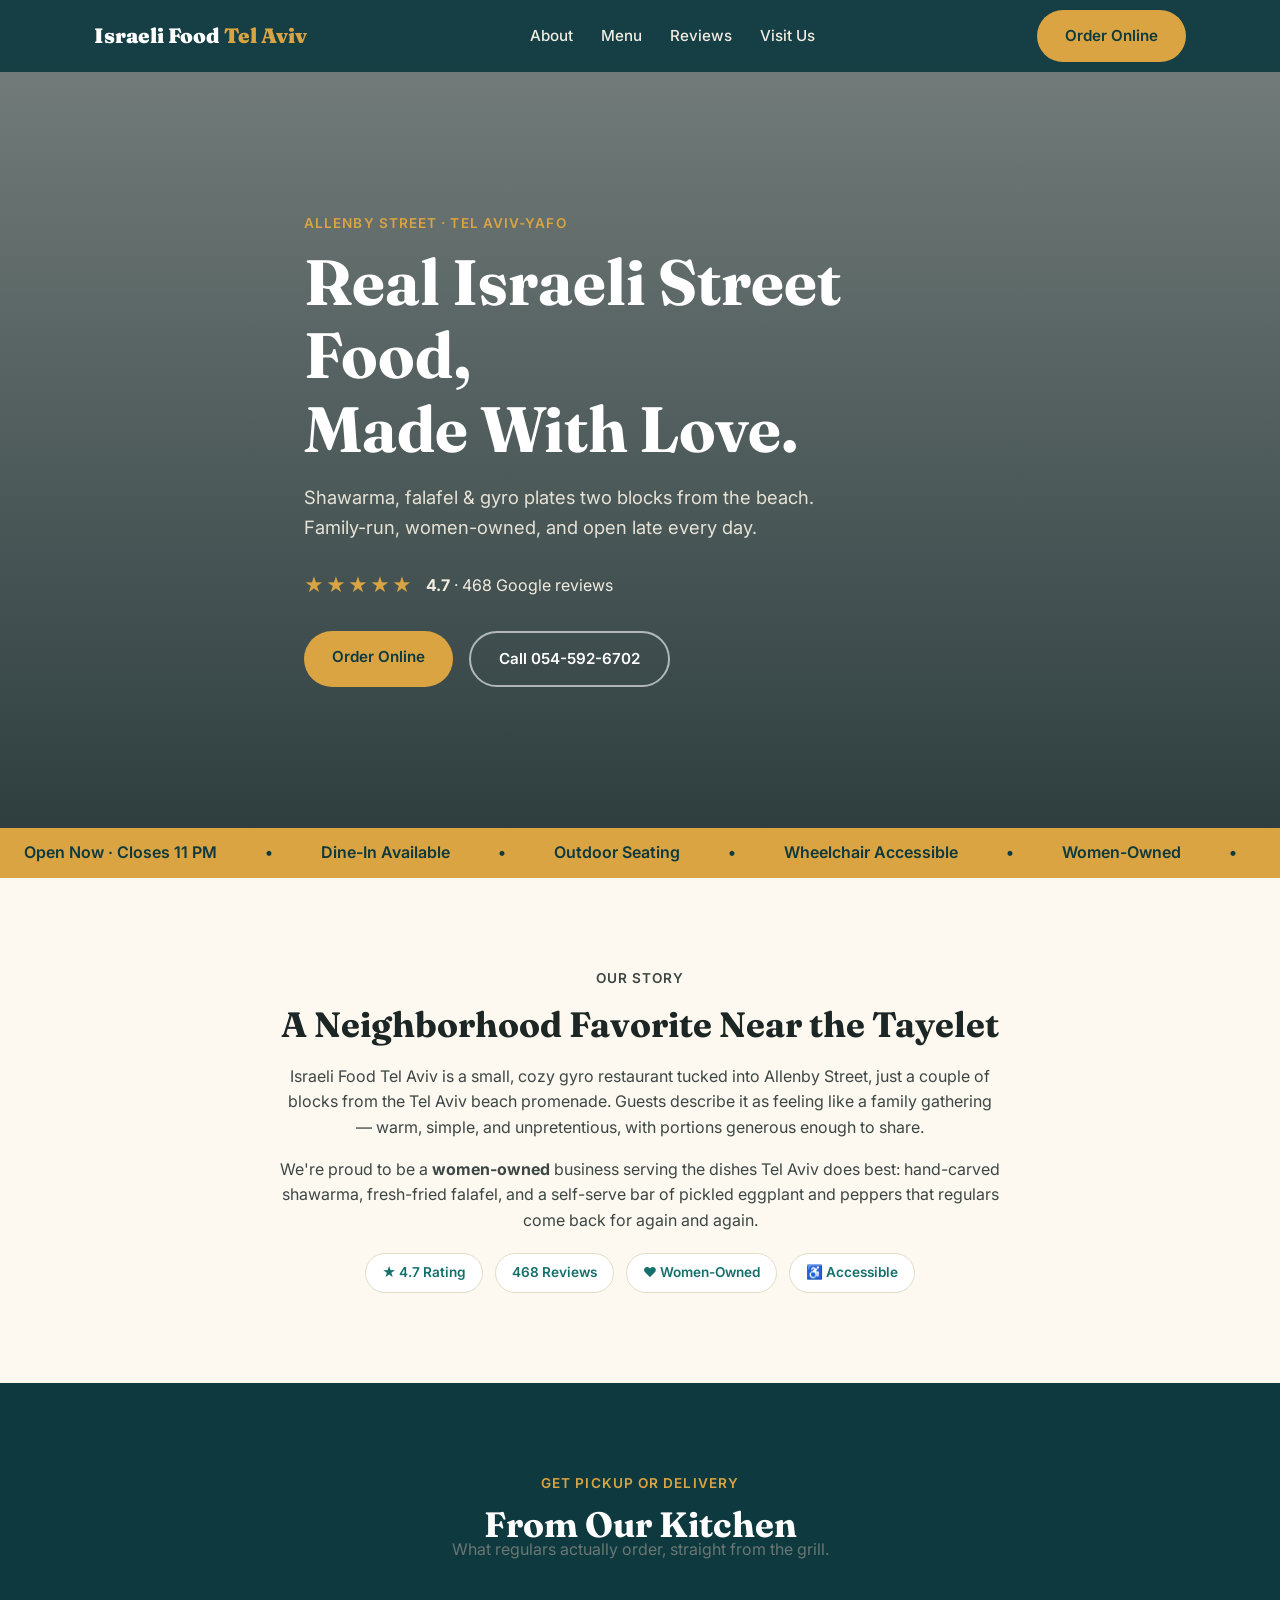
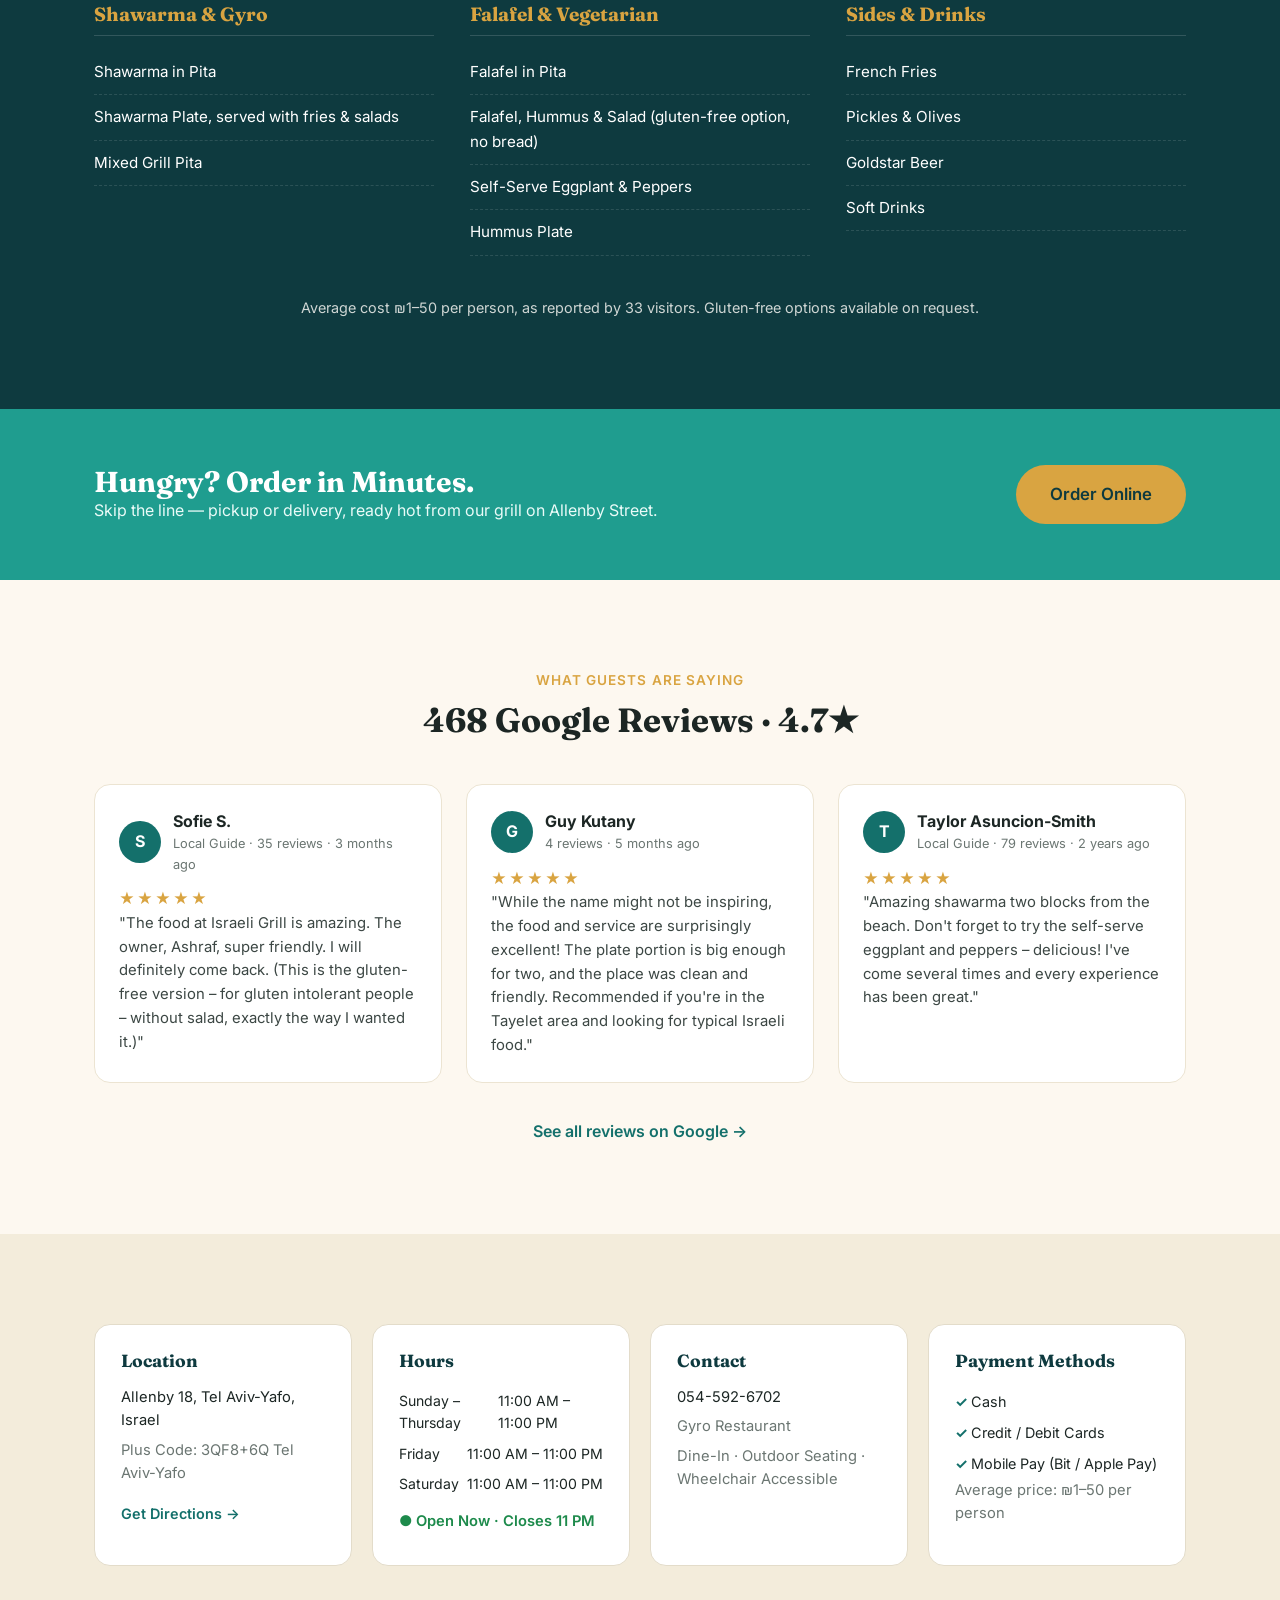
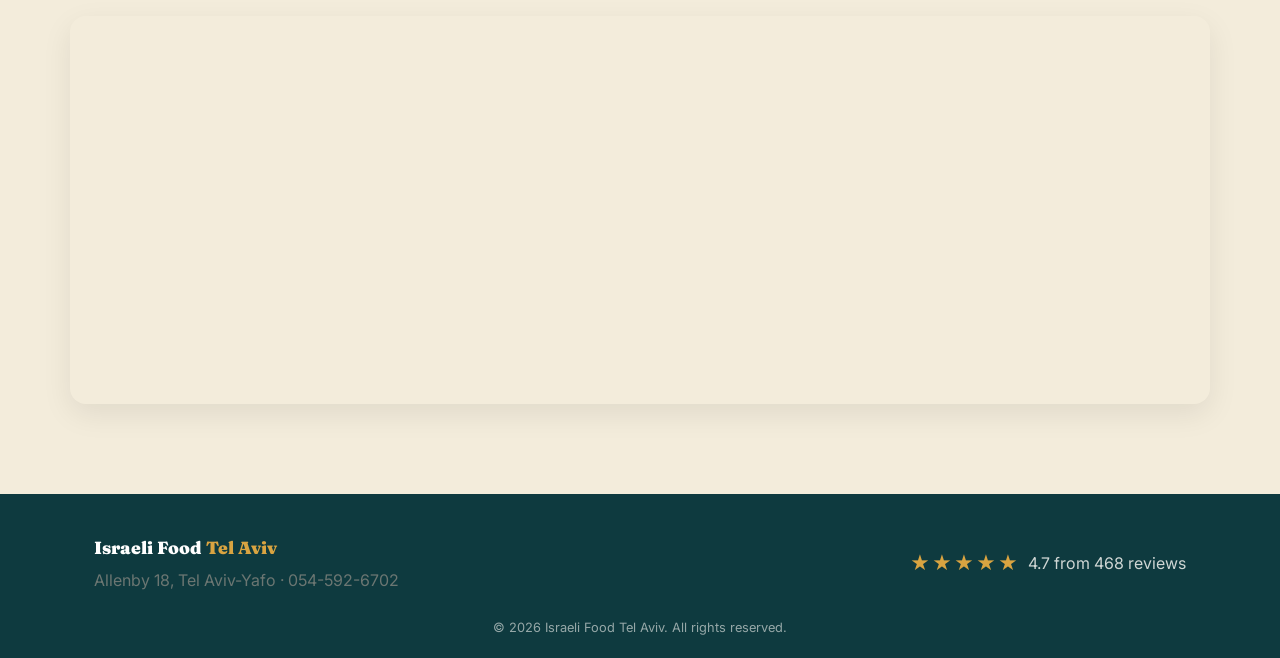
<file: index.html>
<!DOCTYPE html>
<html lang="en">
<head>
<meta charset="UTF-8">
<meta name="viewport" content="width=device-width, initial-scale=1.0">
<title>Israeli Food Tel Aviv | Authentic Shawarma & Falafel on Allenby</title>
<meta name="description" content="Israeli Food Tel Aviv — Gyro restaurant at Allenby 18, Tel Aviv-Yafo. Shawarma, falafel & Israeli street food. 4.7★ (468 reviews). Open daily until 11pm.">
<link rel="preconnect" href="https://fonts.googleapis.com">
<link href="https://fonts.googleapis.com/css2?family=Fraunces:wght@500;700;900&family=Inter:wght@400;500;600;700&display=swap" rel="stylesheet">
<link rel="stylesheet" href="style.css">
</head>
<body>

<header class="site-header">
  <nav class="nav container">
    <a href="#top" class="logo">Israeli Food <span>Tel Aviv</span></a>
    <ul class="nav-links">
      <li><a href="#about">About</a></li>
      <li><a href="#menu">Menu</a></li>
      <li><a href="#reviews">Reviews</a></li>
      <li><a href="#info">Visit Us</a></li>
    </ul>
    <a href="order.html" class="btn btn-primary nav-cta">Order Online</a>
    <button class="nav-toggle" aria-label="Toggle menu">&#9776;</button>
  </nav>
</header>

<section id="top" class="hero">
  <div class="hero-bg"></div>
  <div class="container hero-content">
    <p class="eyebrow">Allenby Street &middot; Tel Aviv-Yafo</p>
    <h1>Real Israeli Street Food,<br>Made With Love.</h1>
    <p class="hero-sub">Shawarma, falafel &amp; gyro plates two blocks from the beach. Family-run, women-owned, and open late every day.</p>
    <div class="hero-rating">
      <span class="stars">&#9733;&#9733;&#9733;&#9733;&#9733;</span>
      <span class="rating-text"><strong>4.7</strong> · 468 Google reviews</span>
    </div>
    <div class="hero-actions">
      <a href="order.html" class="btn btn-primary">Order Online</a>
      <a href="tel:054-592-6702" class="btn btn-outline">Call 054-592-6702</a>
    </div>
  </div>
</section>

<section class="ticker">
  <div class="ticker-inner">
    <span>Open Now &middot; Closes 11 PM</span>
    <span>Dine-In Available</span>
    <span>Outdoor Seating</span>
    <span>Wheelchair Accessible</span>
    <span>Women-Owned</span>
    <span>Live Music</span>
    <span>&#8362;1&ndash;50 per person</span>
  </div>
</section>

<section id="about" class="about container">
  <div class="about-grid">
    <div class="about-text">
      <p class="eyebrow">Our Story</p>
      <h2>A Neighborhood Favorite Near the Tayelet</h2>
      <p>Israeli Food Tel Aviv is a small, cozy gyro restaurant tucked into Allenby Street, just a couple of blocks from the Tel Aviv beach promenade. Guests describe it as feeling like a family gathering — warm, simple, and unpretentious, with portions generous enough to share.</p>
      <p>We're proud to be a <strong>women-owned</strong> business serving the dishes Tel Aviv does best: hand-carved shawarma, fresh-fried falafel, and a self-serve bar of pickled eggplant and peppers that regulars come back for again and again.</p>
      <div class="about-badges">
        <div class="badge">&#9733; 4.7 Rating</div>
        <div class="badge">468 Reviews</div>
        <div class="badge">&#9829; Women-Owned</div>
        <div class="badge">&#9855; Accessible</div>
      </div>
    </div>
  </div>
</section>

<section id="menu" class="menu">
  <div class="container">
    <p class="eyebrow center">Get Pickup or Delivery</p>
    <h2 class="center">From Our Kitchen</h2>
    <p class="section-sub center">What regulars actually order, straight from the grill.</p>

    <div class="menu-list">
      <div class="menu-col">
        <h3>Shawarma &amp; Gyro</h3>
        <ul>
          <li>Shawarma in Pita</li>
          <li>Shawarma Plate, served with fries &amp; salads</li>
          <li>Mixed Grill Pita</li>
        </ul>
      </div>
      <div class="menu-col">
        <h3>Falafel &amp; Vegetarian</h3>
        <ul>
          <li>Falafel in Pita</li>
          <li>Falafel, Hummus &amp; Salad (gluten-free option, no bread)</li>
          <li>Self-Serve Eggplant &amp; Peppers</li>
          <li>Hummus Plate</li>
        </ul>
      </div>
      <div class="menu-col">
        <h3>Sides &amp; Drinks</h3>
        <ul>
          <li>French Fries</li>
          <li>Pickles &amp; Olives</li>
          <li>Goldstar Beer</li>
          <li>Soft Drinks</li>
        </ul>
      </div>
    </div>
    <p class="menu-note">Average cost &#8362;1&ndash;50 per person, as reported by 33 visitors. Gluten-free options available on request.</p>
  </div>
</section>

<section class="order-cta">
  <div class="container order-cta-inner">
    <div>
      <h2>Hungry? Order in Minutes.</h2>
      <p>Skip the line — pickup or delivery, ready hot from our grill on Allenby Street.</p>
    </div>
    <a href="order.html" class="btn btn-primary btn-lg">Order Online</a>
  </div>
</section>

<section id="reviews" class="reviews">
  <div class="container">
    <p class="eyebrow center">What Guests Are Saying</p>
    <h2 class="center">468 Google Reviews &middot; 4.7&#9733;</h2>
    <div class="review-grid">
      <article class="review-card">
        <div class="review-head">
          <div class="avatar">S</div>
          <div>
            <strong>Sofie S.</strong>
            <span class="review-meta">Local Guide &middot; 35 reviews &middot; 3 months ago</span>
          </div>
        </div>
        <div class="stars small">&#9733;&#9733;&#9733;&#9733;&#9733;</div>
        <p>"The food at Israeli Grill is amazing. The owner, Ashraf, super friendly. I will definitely come back. (This is the gluten-free version &ndash; for gluten intolerant people &ndash; without salad, exactly the way I wanted it.)"</p>
      </article>
      <article class="review-card">
        <div class="review-head">
          <div class="avatar">G</div>
          <div>
            <strong>Guy Kutany</strong>
            <span class="review-meta">4 reviews &middot; 5 months ago</span>
          </div>
        </div>
        <div class="stars small">&#9733;&#9733;&#9733;&#9733;&#9733;</div>
        <p>"While the name might not be inspiring, the food and service are surprisingly excellent! The plate portion is big enough for two, and the place was clean and friendly. Recommended if you're in the Tayelet area and looking for typical Israeli food."</p>
      </article>
      <article class="review-card">
        <div class="review-head">
          <div class="avatar">T</div>
          <div>
            <strong>Taylor Asuncion-Smith</strong>
            <span class="review-meta">Local Guide &middot; 79 reviews &middot; 2 years ago</span>
          </div>
        </div>
        <div class="stars small">&#9733;&#9733;&#9733;&#9733;&#9733;</div>
        <p>"Amazing shawarma two blocks from the beach. Don't forget to try the self-serve eggplant and peppers &ndash; delicious! I've come several times and every experience has been great."</p>
      </article>
    </div>
    <a href="https://www.google.com/maps/search/?api=1&query=Israeli+Food+Telaviv+Allenby+18+Tel+Aviv" target="_blank" rel="noopener" class="see-all-link">See all reviews on Google &rarr;</a>
  </div>
</section>

<section id="info" class="info">
  <div class="container info-grid">
    <div class="info-card">
      <h3>Location</h3>
      <p>Allenby 18, Tel Aviv-Yafo, Israel</p>
      <p class="muted">Plus Code: 3QF8+6Q Tel Aviv-Yafo</p>
      <a class="link-arrow" href="https://www.google.com/maps/search/?api=1&query=Allenby+18+Tel+Aviv-Yafo" target="_blank" rel="noopener">Get Directions &rarr;</a>
    </div>
    <div class="info-card">
      <h3>Hours</h3>
      <ul class="hours-list">
        <li><span>Sunday &ndash; Thursday</span><span>11:00 AM &ndash; 11:00 PM</span></li>
        <li><span>Friday</span><span>11:00 AM &ndash; 11:00 PM</span></li>
        <li><span>Saturday</span><span>11:00 AM &ndash; 11:00 PM</span></li>
      </ul>
      <p class="status-open">&#9679; Open Now &middot; Closes 11 PM</p>
    </div>
    <div class="info-card">
      <h3>Contact</h3>
      <p><a href="tel:054-592-6702">054-592-6702</a></p>
      <p class="muted">Gyro Restaurant</p>
      <p class="muted">Dine-In &middot; Outdoor Seating &middot; Wheelchair Accessible</p>
    </div>
    <div class="info-card">
      <h3>Payment Methods</h3>
      <ul class="payment-list">
        <li>Cash</li>
        <li>Credit / Debit Cards</li>
        <li>Mobile Pay (Bit / Apple Pay)</li>
      </ul>
      <p class="muted">Average price: &#8362;1&ndash;50 per person</p>
    </div>
  </div>

  <div class="container map-wrap">
    <iframe
      title="Map to Israeli Food Tel Aviv"
      src="https://www.google.com/maps?q=Allenby+18+Tel+Aviv-Yafo&output=embed"
      width="100%" height="380" style="border:0;" loading="lazy" referrerpolicy="no-referrer-when-downgrade">
    </iframe>
  </div>
</section>

<footer class="site-footer">
  <div class="container footer-grid">
    <div>
      <p class="logo footer-logo">Israeli Food <span>Tel Aviv</span></p>
      <p class="muted">Allenby 18, Tel Aviv-Yafo &middot; 054-592-6702</p>
    </div>
    <div class="footer-stars">
      <span class="stars">&#9733;&#9733;&#9733;&#9733;&#9733;</span>
      <span>4.7 from 468 reviews</span>
    </div>
  </div>
  <p class="copyright">&copy; <span id="year"></span> Israeli Food Tel Aviv. All rights reserved.</p>
</footer>

<script src="script.js"></script>
</body>
</html>
</file>
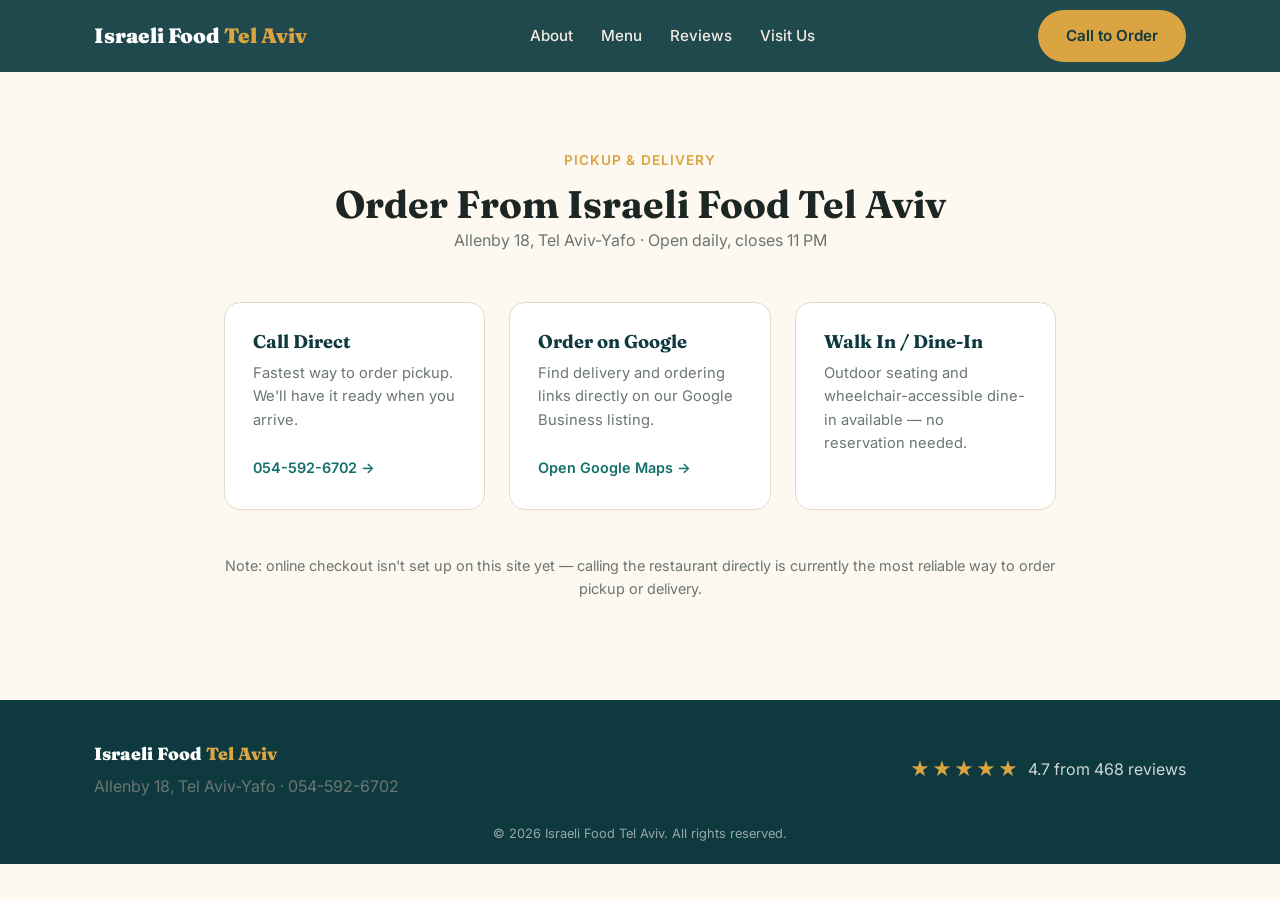
<file: order.html>
<!DOCTYPE html>
<html lang="en">
<head>
<meta charset="UTF-8">
<meta name="viewport" content="width=device-width, initial-scale=1.0">
<title>Order Online | Israeli Food Tel Aviv</title>
<meta name="description" content="Order pickup or delivery from Israeli Food Tel Aviv — Allenby 18, Tel Aviv-Yafo. Call 054-592-6702 or order through a delivery partner.">
<link rel="preconnect" href="https://fonts.googleapis.com">
<link href="https://fonts.googleapis.com/css2?family=Fraunces:wght@500;700;900&family=Inter:wght@400;500;600;700&display=swap" rel="stylesheet">
<link rel="stylesheet" href="style.css">
</head>
<body>

<header class="site-header">
  <nav class="nav container">
    <a href="index.html" class="logo">Israeli Food <span>Tel Aviv</span></a>
    <ul class="nav-links">
      <li><a href="index.html#about">About</a></li>
      <li><a href="index.html#menu">Menu</a></li>
      <li><a href="index.html#reviews">Reviews</a></li>
      <li><a href="index.html#info">Visit Us</a></li>
    </ul>
    <a href="tel:054-592-6702" class="btn btn-primary nav-cta">Call to Order</a>
    <button class="nav-toggle" aria-label="Toggle menu">&#9776;</button>
  </nav>
</header>

<section class="order-page">
  <div class="container order-page-inner">
    <p class="eyebrow center">Pickup &amp; Delivery</p>
    <h1 class="center">Order From Israeli Food Tel Aviv</h1>
    <p class="section-sub center">Allenby 18, Tel Aviv-Yafo &middot; Open daily, closes 11 PM</p>

    <div class="order-options">
      <a href="tel:054-592-6702" class="order-option">
        <h3>Call Direct</h3>
        <p>Fastest way to order pickup. We'll have it ready when you arrive.</p>
        <span class="link-arrow">054-592-6702 &rarr;</span>
      </a>
      <a href="https://www.google.com/maps/search/?api=1&query=Israeli+Food+Telaviv+Allenby+18+Tel+Aviv" target="_blank" rel="noopener" class="order-option">
        <h3>Order on Google</h3>
        <p>Find delivery and ordering links directly on our Google Business listing.</p>
        <span class="link-arrow">Open Google Maps &rarr;</span>
      </a>
      <div class="order-option order-option-static">
        <h3>Walk In / Dine-In</h3>
        <p>Outdoor seating and wheelchair-accessible dine-in available — no reservation needed.</p>
      </div>
    </div>

    <p class="order-note">Note: online checkout isn't set up on this site yet — calling the restaurant directly is currently the most reliable way to order pickup or delivery.</p>
  </div>
</section>

<footer class="site-footer">
  <div class="container footer-grid">
    <div>
      <p class="logo footer-logo">Israeli Food <span>Tel Aviv</span></p>
      <p class="muted">Allenby 18, Tel Aviv-Yafo &middot; 054-592-6702</p>
    </div>
    <div class="footer-stars">
      <span class="stars">&#9733;&#9733;&#9733;&#9733;&#9733;</span>
      <span>4.7 from 468 reviews</span>
    </div>
  </div>
  <p class="copyright">&copy; <span id="year"></span> Israeli Food Tel Aviv. All rights reserved.</p>
</footer>

<script src="script.js"></script>
</body>
</html>
</file>
<file: style.css>
:root {
  --navy: #0e3a3f;
  --teal: #14706b;
  --teal-light: #1f9d8f;
  --cream: #fdf8f0;
  --gold: #d9a441;
  --ink: #1c2624;
  --muted: #6b7672;
  --radius: 16px;
  font-size: 16px;
}

* { box-sizing: border-box; margin: 0; padding: 0; }

body {
  font-family: 'Inter', sans-serif;
  color: var(--ink);
  background: var(--cream);
  line-height: 1.6;
}

h1, h2, h3 {
  font-family: 'Fraunces', serif;
  font-weight: 700;
  line-height: 1.15;
}

.container {
  max-width: 1140px;
  margin: 0 auto;
  padding: 0 24px;
}

a { text-decoration: none; color: inherit; }
ul { list-style: none; }

.eyebrow {
  color: var(--gold);
  font-weight: 600;
  letter-spacing: 0.08em;
  text-transform: uppercase;
  font-size: 0.85rem;
  margin-bottom: 10px;
}
.eyebrow.center, .center { text-align: center; }
.section-sub.center { color: var(--muted); margin: -8px auto 32px; max-width: 480px; }

.btn {
  display: inline-block;
  padding: 14px 28px;
  border-radius: 999px;
  font-weight: 600;
  font-size: 0.95rem;
  transition: transform .15s ease, box-shadow .15s ease;
}
.btn:hover { transform: translateY(-2px); }
.btn-primary { background: var(--gold); color: var(--navy); }
.btn-primary:hover { box-shadow: 0 8px 20px rgba(217,164,65,.4); }
.btn-outline { border: 2px solid rgba(255,255,255,.6); color: #fff; }
.btn-lg { padding: 16px 34px; font-size: 1.05rem; }

/* Header */
.site-header {
  position: fixed;
  top: 0; left: 0; right: 0;
  z-index: 50;
  background: rgba(14,58,63,0.92);
  backdrop-filter: blur(8px);
}
.nav {
  display: flex;
  align-items: center;
  justify-content: space-between;
  height: 72px;
}
.logo {
  font-family: 'Fraunces', serif;
  font-weight: 900;
  font-size: 1.3rem;
  color: #fff;
}
.logo span { color: var(--gold); }
.nav-links {
  display: flex;
  gap: 28px;
  color: #f1ece2;
  font-weight: 500;
  font-size: 0.95rem;
}
.nav-links a:hover { color: var(--gold); }
.nav-cta { white-space: nowrap; }
.nav-toggle {
  display: none;
  background: none;
  border: none;
  color: #fff;
  font-size: 1.6rem;
  cursor: pointer;
}

/* Hero */
.hero {
  position: relative;
  min-height: 92vh;
  display: flex;
  align-items: center;
  color: #fff;
  overflow: hidden;
}
.hero-bg {
  position: absolute;
  inset: 0;
  background: linear-gradient(180deg, rgba(10,30,33,.55), rgba(10,30,33,.85)),
    url('https://images.unsplash.com/photo-1529193591184-b1d58069ecdd?auto=format&fit=crop&w=1600&q=80') center/cover no-repeat;
  z-index: -1;
}
.hero-content { padding-top: 72px; max-width: 720px; }
.hero h1 {
  font-size: clamp(2.4rem, 5vw, 4rem);
  margin-bottom: 18px;
}
.hero-sub {
  font-size: 1.15rem;
  color: #e7e2d6;
  max-width: 540px;
  margin-bottom: 28px;
}
.hero-rating {
  display: flex;
  align-items: center;
  gap: 12px;
  margin-bottom: 30px;
}
.stars { color: var(--gold); font-size: 1.2rem; letter-spacing: 2px; }
.stars.small { font-size: 0.95rem; }
.rating-text { color: #f1ece2; }
.hero-actions { display: flex; gap: 16px; flex-wrap: wrap; }

/* Ticker */
.ticker {
  background: var(--gold);
  color: var(--navy);
  font-weight: 600;
  overflow: hidden;
  white-space: nowrap;
}
.ticker-inner {
  display: inline-flex;
  gap: 48px;
  padding: 12px 24px;
  animation: scroll 22s linear infinite;
}
.ticker-inner span::after { content: '•'; margin-left: 48px; }
@keyframes scroll {
  from { transform: translateX(0); }
  to { transform: translateX(-50%); }
}

/* About */
.about { padding: 90px 0; }
.about-grid {
  max-width: 720px;
  margin: 0 auto;
  text-align: center;
}
.about-text h2 { font-size: 2.2rem; margin-bottom: 18px; }
.about-text p { color: #3c4744; margin-bottom: 16px; }
.about-badges {
  display: flex;
  flex-wrap: wrap;
  justify-content: center;
  gap: 12px;
  margin-top: 20px;
}
.badge {
  background: #fff;
  border: 1px solid #e3dcca;
  padding: 8px 16px;
  border-radius: 999px;
  font-size: 0.85rem;
  font-weight: 600;
  color: var(--teal);
}

/* Menu */
.menu { background: var(--navy); color: #fff; padding: 90px 0; }
.menu .eyebrow { color: var(--gold); }
.menu h2 { color: #fff; font-size: 2.2rem; }
.menu-list {
  display: grid;
  grid-template-columns: repeat(3, 1fr);
  gap: 36px;
  margin-top: 40px;
}
.menu-col h3 {
  color: var(--gold);
  font-size: 1.2rem;
  margin-bottom: 14px;
  border-bottom: 1px solid rgba(255,255,255,.15);
  padding-bottom: 10px;
}
.menu-col li {
  padding: 10px 0;
  border-bottom: 1px dashed rgba(255,255,255,.12);
  font-size: 0.95rem;
}
.menu-note { text-align: center; color: #cfd6d4; margin-top: 40px; font-size: 0.9rem; }

/* Order CTA */
.order-cta { background: var(--teal-light); color: #fff; padding: 56px 0; }
.order-cta-inner {
  display: flex;
  align-items: center;
  justify-content: space-between;
  gap: 24px;
  flex-wrap: wrap;
}
.order-cta h2 { font-size: 1.8rem; }
.order-cta p { color: #eafbf8; }

/* Reviews */
.reviews { padding: 90px 0; }
.reviews h2 { font-size: 2.1rem; margin-bottom: 44px; }
.review-grid {
  display: grid;
  grid-template-columns: repeat(3, 1fr);
  gap: 24px;
}
.review-card {
  background: #fff;
  border: 1px solid #ece4d2;
  border-radius: var(--radius);
  padding: 24px;
}
.review-head { display: flex; gap: 12px; align-items: center; margin-bottom: 12px; }
.avatar {
  width: 42px; height: 42px;
  border-radius: 50%;
  background: var(--teal);
  color: #fff;
  display: flex; align-items: center; justify-content: center;
  font-weight: 700;
}
.review-meta { display: block; font-size: 0.8rem; color: var(--muted); }
.review-card p { font-size: 0.93rem; color: #3c4744; }
.see-all-link {
  display: block;
  text-align: center;
  margin-top: 36px;
  font-weight: 600;
  color: var(--teal);
}

/* Info */
.info { background: #f3ecdb; padding: 90px 0; }
.info-grid {
  display: grid;
  grid-template-columns: repeat(4, 1fr);
  gap: 20px;
  margin-bottom: 50px;
}
.info-card {
  background: #fff;
  border-radius: var(--radius);
  padding: 26px;
  border: 1px solid #e3dcca;
}
.info-card h3 { font-size: 1.1rem; margin-bottom: 14px; color: var(--navy); }
.info-card p { font-size: 0.92rem; margin-bottom: 6px; }
.muted { color: var(--muted); }
.hours-list li { display: flex; justify-content: space-between; font-size: 0.88rem; padding: 4px 0; }
.status-open { color: #1d8a4b; font-weight: 600; margin-top: 10px; }
.payment-list li { padding: 4px 0; font-size: 0.9rem; }
.payment-list li::before { content: '✓ '; color: var(--teal); font-weight: 700; }
.link-arrow { display: inline-block; margin-top: 10px; color: var(--teal); font-weight: 600; font-size: 0.9rem; }
.map-wrap { border-radius: var(--radius); overflow: hidden; box-shadow: 0 10px 30px rgba(0,0,0,.08); }

/* Order page */
.order-page { padding: 150px 0 100px; min-height: 70vh; }
.order-page h1 { font-size: 2.4rem; margin-bottom: 10px; }
.order-page-inner { max-width: 880px; }
.order-options {
  display: grid;
  grid-template-columns: repeat(3, 1fr);
  gap: 24px;
  margin-top: 48px;
}
.order-option {
  display: block;
  background: #fff;
  border: 1px solid #e3dcca;
  border-radius: var(--radius);
  padding: 28px;
  transition: transform .15s ease, box-shadow .15s ease;
}
.order-option:hover { transform: translateY(-4px); box-shadow: 0 12px 24px rgba(0,0,0,.08); }
.order-option h3 { color: var(--navy); margin-bottom: 10px; font-size: 1.15rem; }
.order-option p { color: var(--muted); font-size: 0.92rem; margin-bottom: 14px; }
.order-option-static { cursor: default; }
.order-option-static:hover { transform: none; box-shadow: none; }
.order-note {
  text-align: center;
  color: var(--muted);
  font-size: 0.9rem;
  margin-top: 44px;
}

/* Footer */
.site-footer { background: var(--navy); color: #cfd6d4; padding: 40px 0 20px; }
.footer-grid {
  display: flex;
  justify-content: space-between;
  align-items: center;
  flex-wrap: wrap;
  gap: 16px;
  margin-bottom: 24px;
}
.footer-logo { font-size: 1.1rem; margin-bottom: 6px; }
.footer-stars { display: flex; align-items: center; gap: 8px; }
.copyright { text-align: center; font-size: 0.8rem; opacity: 0.7; }

/* Responsive */
@media (max-width: 900px) {
  .menu-list { grid-template-columns: 1fr; }
  .review-grid { grid-template-columns: 1fr; }
  .info-grid { grid-template-columns: repeat(2, 1fr); }
}
@media (max-width: 640px) {
  .nav-links, .nav-cta { display: none; }
  .nav-toggle { display: block; }
  .info-grid { grid-template-columns: 1fr; }
  .order-cta-inner { flex-direction: column; text-align: center; }
}
</file>
